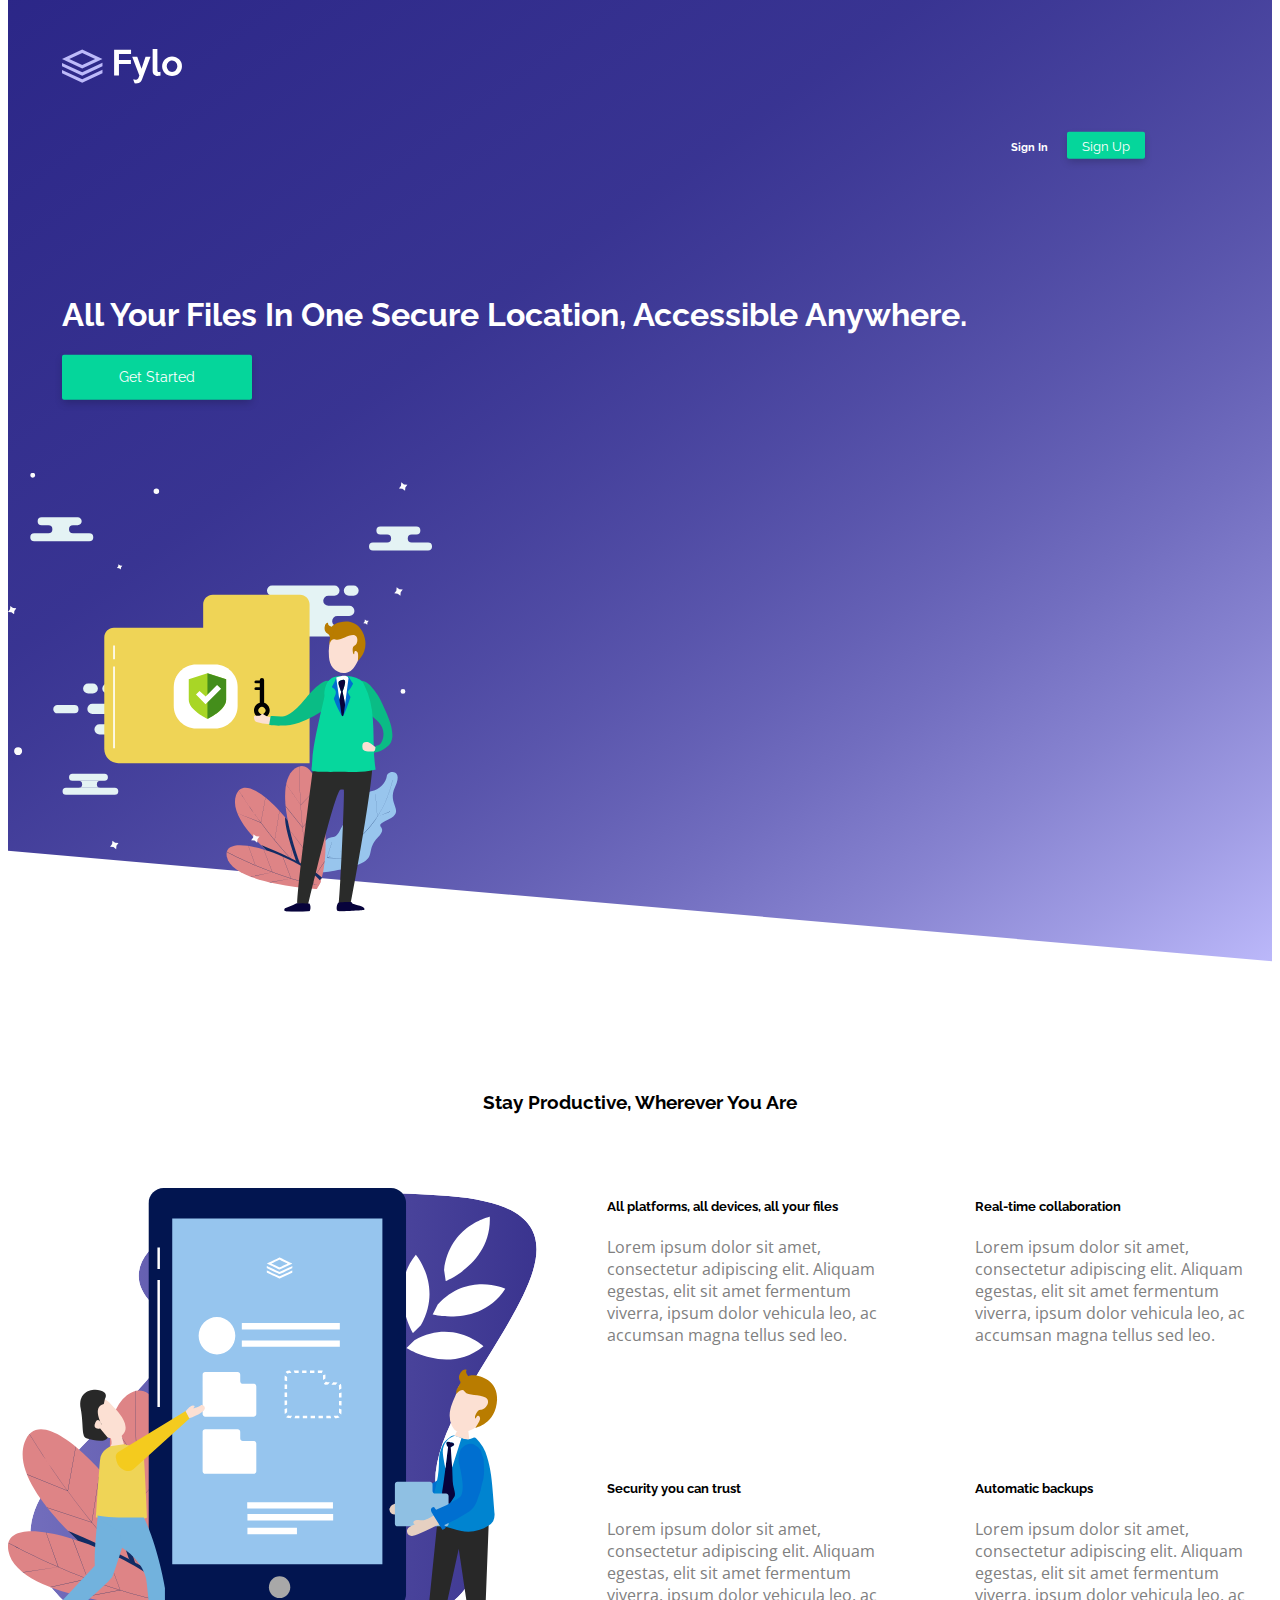
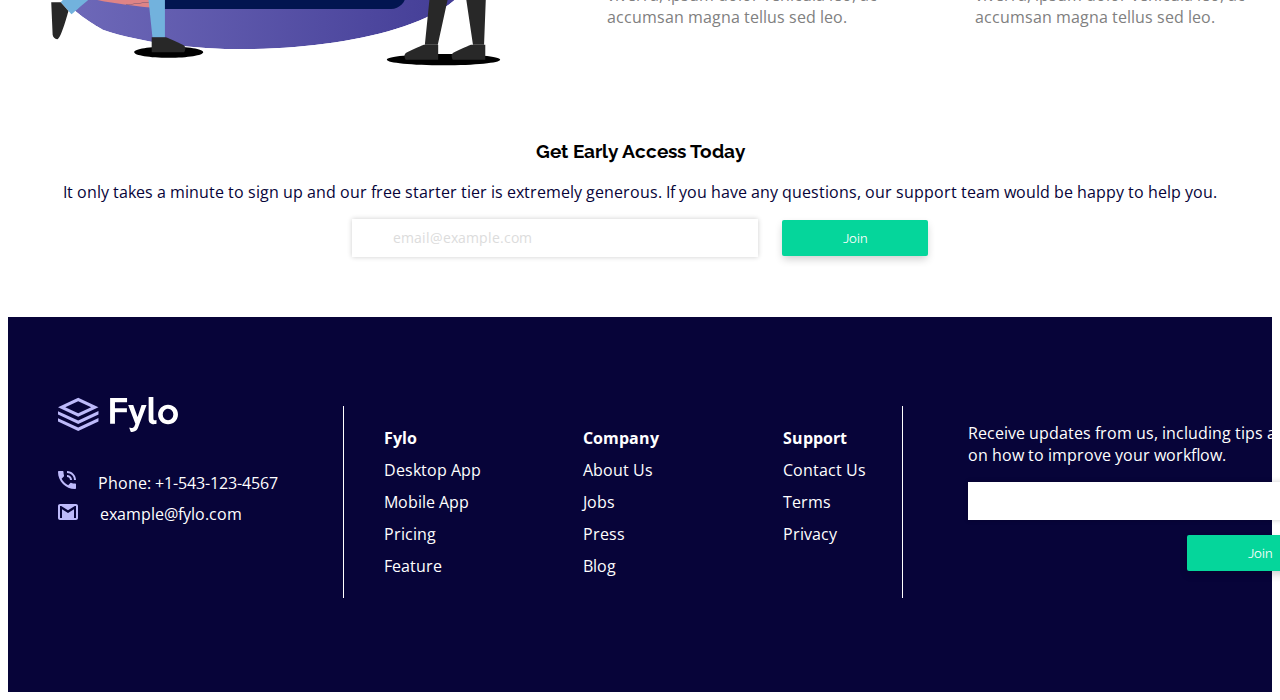
<file: index.html>
<!DOCTYPE html>
<html lang="en">
<head>
    <meta charset="UTF-8">
    <meta name="viewport" content="width=device-width, initial-scale=1.0">
    <meta http-equiv="X-UA-Compatible" content="ie=edge">
    <title>Document</title>
    <link rel="stylesheet" href="stylesfylo.css" type="text/css">
    <link href="https://fonts.googleapis.com/css?family=Raleway:400,700" rel="stylesheet">
    <link href="https://fonts.googleapis.com/css?family=Open+Sans:400,700" rel="stylesheet">
</head>
<body>
<section id="back-gradient">
    <div class="container">

        <div class="logo1">
            <img src="./images/logo.svg" alt="Logo">
        </div>
        <div class="signing">
            <h6>Sign In</h6>
            <input class="color-button1"  type="submit" value="Sign Up">
        </div>
        <div class="get-started">
            <h1>All Your Files In One Secure Location, Accessible Anywhere.</h1>
            <input class="color-button2"  type="submit" value="Get Started">
        </div>

        <div class="professor-image">
        <img src="./images/illustration-hero.svg" alt="professor">
       </div>
    </div>

</section>
<section>
    <div>
        <h3 id="slogan">Stay Productive, Wherever You Are</h3>
    </div>
    <div class="grid-container2"> 
    <div class="smartphone-image">
        <img src="./images/illustration-features.svg" alt="smartphone">
    </div>
    <div class="paragraph1">
        <h5>All platforms, all devices, all your files</h5>
        <p>Lorem ipsum dolor sit amet, consectetur adipiscing elit. Aliquam 
                egestas, elit sit amet fermentum viverra, ipsum dolor vehicula 
                leo, ac accumsan magna tellus sed leo.</p>
    </div>
    <div class="paragraph2">
            <h5>Real-time collaboration</h5>
            <p>Lorem ipsum dolor sit amet, consectetur adipiscing elit. Aliquam 
                    egestas, elit sit amet fermentum viverra, ipsum dolor vehicula 
                    leo, ac accumsan magna tellus sed leo.</p>
    </div>
    <div class="paragraph3">
            <h5>Security you can trust</h5>
            <p>Lorem ipsum dolor sit amet, consectetur adipiscing elit. Aliquam 
                    egestas, elit sit amet fermentum viverra, ipsum dolor vehicula 
                    leo, ac accumsan magna tellus sed leo.</p>
    </div>
    <div class="paragraph4">
            <h5>Automatic backups</h5>
            <p>Lorem ipsum dolor sit amet, consectetur adipiscing elit. Aliquam 
                    egestas, elit sit amet fermentum viverra, ipsum dolor vehicula 
                    leo, ac accumsan magna tellus sed leo.</p>
    </div> 
    </div>  
    <div class="registration1">
            <h3>Get Early Access Today</h3>
            <p>It only takes a minute to sign up and our free starter tier is extremely 
                    generous. If you have any questions, our support team would be happy to 
                    help you.</p>
            <input id= "email" type="text" name="register-button" value="email@example.com">
            <input class="color-button3"  type="submit" value="Join">
        </div> 
</section>
<footer>
        <div class="logo2">
                <img src="./images/logo.svg" alt="Logo">
         </div>
         <div id="icons">
             <img src="./images/icon-phone.svg" alt="phone">
             <p>Phone: +1-543-123-4567</p><br>
             <img src="./images/icon-email.svg" alt="email">
             <p> example@fylo.com</p>
         </div>
    <div class="grid-container3">
         <div class="list1">
             <nav> 
                    <ul>
                            <li><strong>Fylo</strong> </li>
                            <li>Desktop App</li>
                            <li> Mobile App</li>
                            <li>Pricing</li>
                            <li>Feature</li>
                        </ul>  
             </nav>
         </div>
         <div class="list2">
                <nav>
                       <ul>
                               <li><strong>Company</strong> </li>
                               <li>About Us</li>
                               <li> Jobs</li>
                               <li> Press</li>
                               <li>Blog</li> 
                           </ul>  
                </nav>
        </div>
        <div class="list3">
                <nav>
                       <ul>
                               <li><strong>Support</strong> </li>
                               <li>Contact Us</li>
                               <li> Terms</li>
                               <li>  Privacy</li> 
                           </ul>  
                </nav>
        </div>
      
    <div class="registration2" >
        <p>Receive updates from us, including tips and tricks on how to improve your workflow.</p>
        <input id= "blank" type="text" name="register-button"><br>
        <input class="color-button4"  type="submit" value="Join">
    </div>
</div>
</div>     
</footer>
</body>
</html>
</file>
<file: stylesfylo.css>
/* General Text */

h1, h3, h5 , h6 {
    font-family: "Raleway";
}

p{
    font-family: "Open Sans";
    color: hsl(0, 0%, 50%);
}

/* Hero */

.color-button1 {
    background-color: hsl(163, 95%, 43%);
    color: white;
    font-family: "Raleway";
    border: none;
    border-radius: 2px;
    box-shadow:  0px 4px 8px -1px rgba(0, 0, 0, 0.2);
    width: 78px;
    height: 27px;
}

#back-gradient {
    display: grid;
    grid-template-columns: repeat(2, auto);
    grid-template-rows: auto;
    color: white;
    background: linear-gradient(to bottom right, hsl(243, 58%, 33%), 75%, hsl(243, 86%, 85%));
    margin-bottom: 65px;
    padding-bottom: 105px;
    transform: skew(0deg, 5deg) translateY(-120px);  
  
}

.container {
    transform: skew(0deg, -5deg) translateY(120px); ;  
}

.logo1 {
    padding: 35px 0px 11px 54px;;
    

}

.signing {
    float: right;
    padding-right: 30px;
    padding-left: 318px;
    padding-top: 33px;

}

.signing h6{
    display: inline;
    padding-right: 15px;
   
    
}

.professor-image {
    margin-top: 63px;
    padding-right: 10px;  
}


.get-started {
    padding-left: 54px;
    padding-top: 176px;
    padding-right: 111px;
   
    
}

.color-button2 {
    background-color: hsl(163, 95%, 43%);
    color: white;
    font-family: "Raleway";
    border: none;
    border-radius: 2px;
    box-shadow:  0px 4px 8px -1px rgba(0, 0, 0, 0.2);
    width: 190px;
    height: 45px;
    font-size: 14px;
    
}

/* Main Content */

#slogan {
    text-align: center;
    margin-bottom: 64px;
}

.grid-container2 {
    display: grid;
    grid-template-columns: repeat(3, auto);
    grid-template-rows: repeat(2, auto);
    grid-gap: 70px;
}

.smartphone-image {
    grid-row-start: 1;
    grid-row-end: 3;

}

.registration1 {
    text-align: center;
    margin-top: 70px;
    margin-bottom: 60px;
}

.registration1 p {
    color: hsl(243, 87%, 12%);

}

#email {
    color: #dcdcdc;
    font-family: "Open Sans";
    border: none;
    box-shadow: 0px 0px 5px 0px rgba(0, 0, 0, 0.2);
    width: 363px;
    height: 36px;
    font-size: 14px;
    padding-left: 41px;

}

.color-button3 {
    background-color: hsl(163, 95%, 43%);
    color: white;
    font-family: "Raleway";
    border: none;
    border-radius: 2px;
    box-shadow:  0px 4px 8px -1px rgba(0, 0, 0, 0.2);
    width: 146px;
    height: 36px;
    margin-left: 20px;
}

/* Footer */

footer {
    background-color: hsl(243, 87%, 12%);
    color: white;
    
}

.grid-container3 {
    display: grid;
    grid-template-columns: repeat(2, 200px) 160px 450px;
    position: relative;
    bottom: 94px;
    padding-left: 335px;
   
  
}

.logo2 {
    padding-top: 70px;
    padding-left: 50px;

}

#icons {
    padding-left: 50px;
    position: relative;
    top: 25px;
}

#icons p {
    color: white;
    display: inline;
    padding-left: 18px;

}

img {
    padding-top: 10px;
}

ul {
    font-family: "Open Sans";
    list-style-type: none;
}



.list1 {
    border-left: 1px solid white;
    line-height: 2;
}
 
.list2 {
    line-height: 2;
}

.list3 {
    border-right: 1px solid white;
    line-height: 2;
}

.registration2 {
    padding-left: 65px;
} 


.registration2 p {
    color: white;
    
}

#blank {
    color: #dcdcdc;
    font-family: "Open Sans";
    border: none;
    box-shadow: 0px 0px 5px 0px rgba(0, 0, 0, 0.2);
    width: 363px;
    height: 36px;
    
 
}

.color-button4 {
    background-color: hsl(163, 95%, 43%);
    color: white;
    font-family: "Raleway";
    border: none;
    border-radius: 2px;
    box-shadow:  0px 4px 8px -1px rgba(0, 0, 0, 0.2);
    width: 146px;
    height: 36px;
    margin-left: 20px;
    float: right;
    margin-right: 20px;
    margin-top: 15px;
}
</file>
